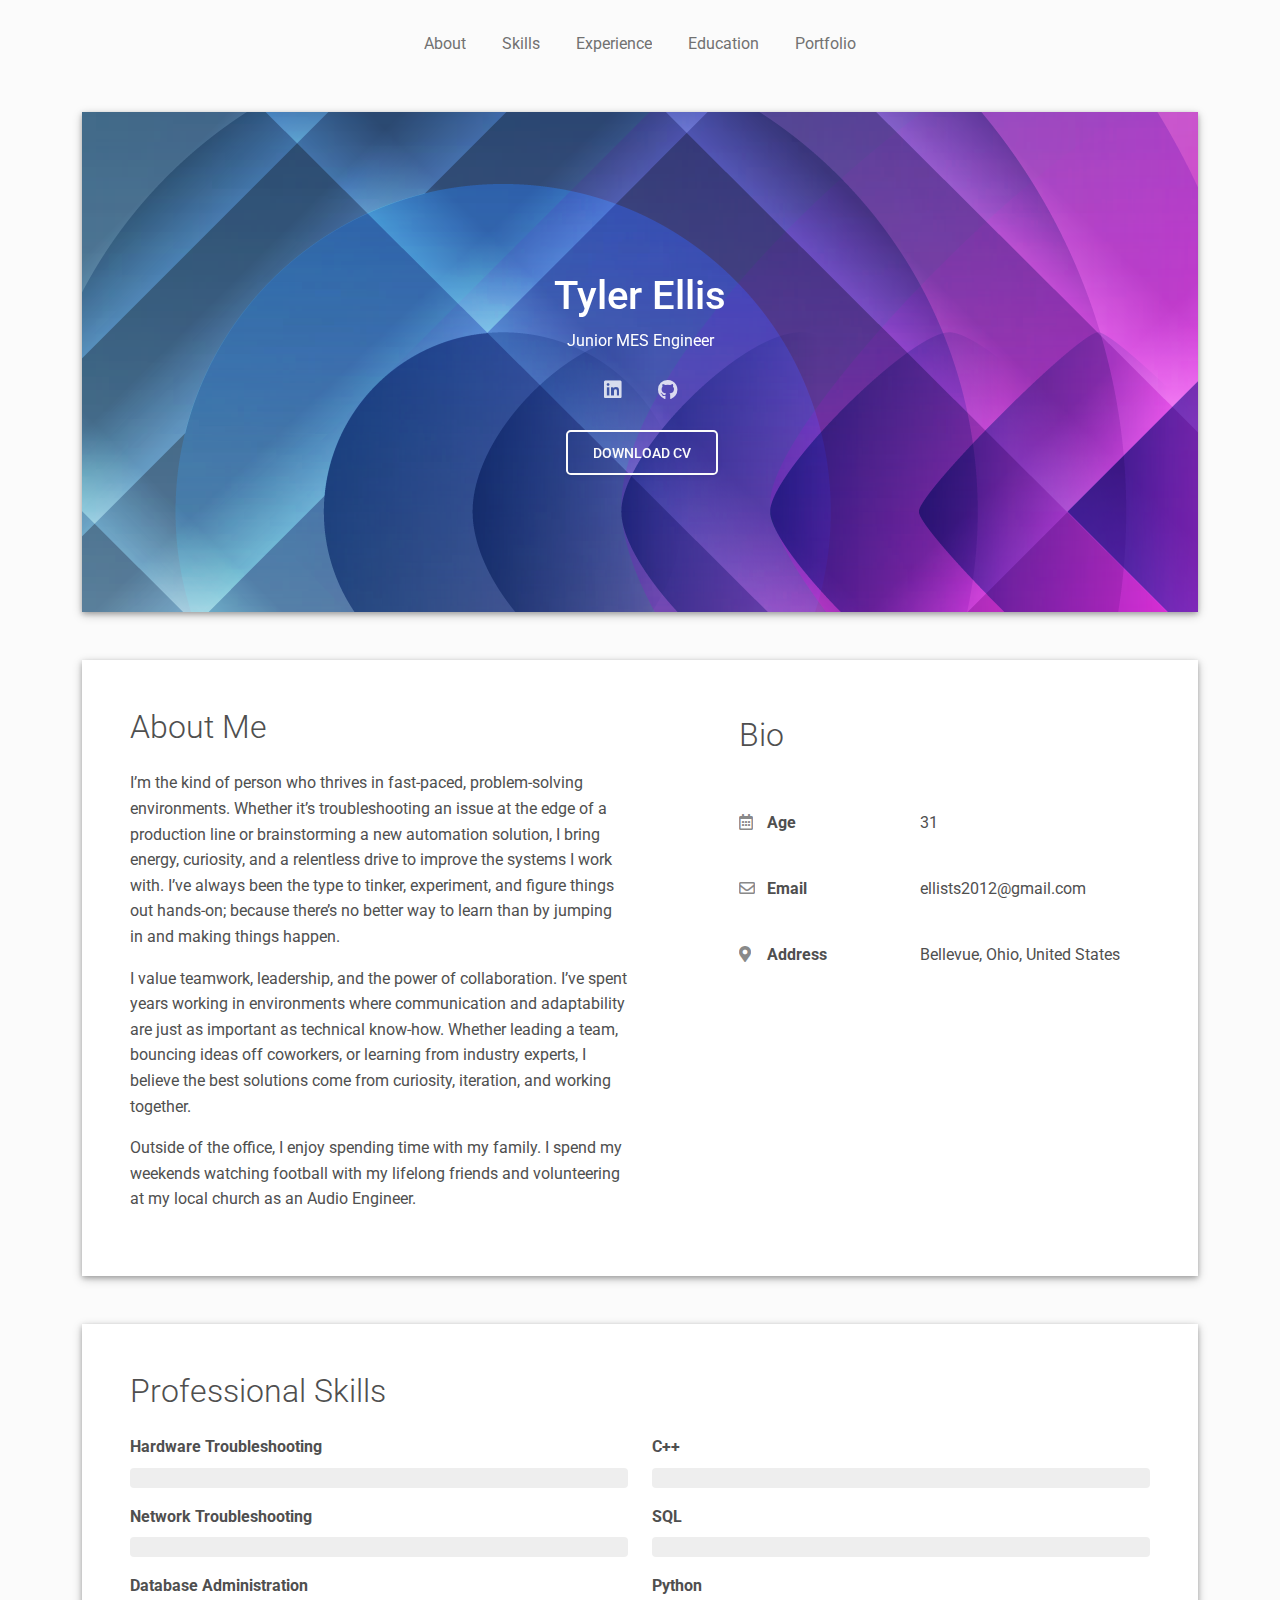
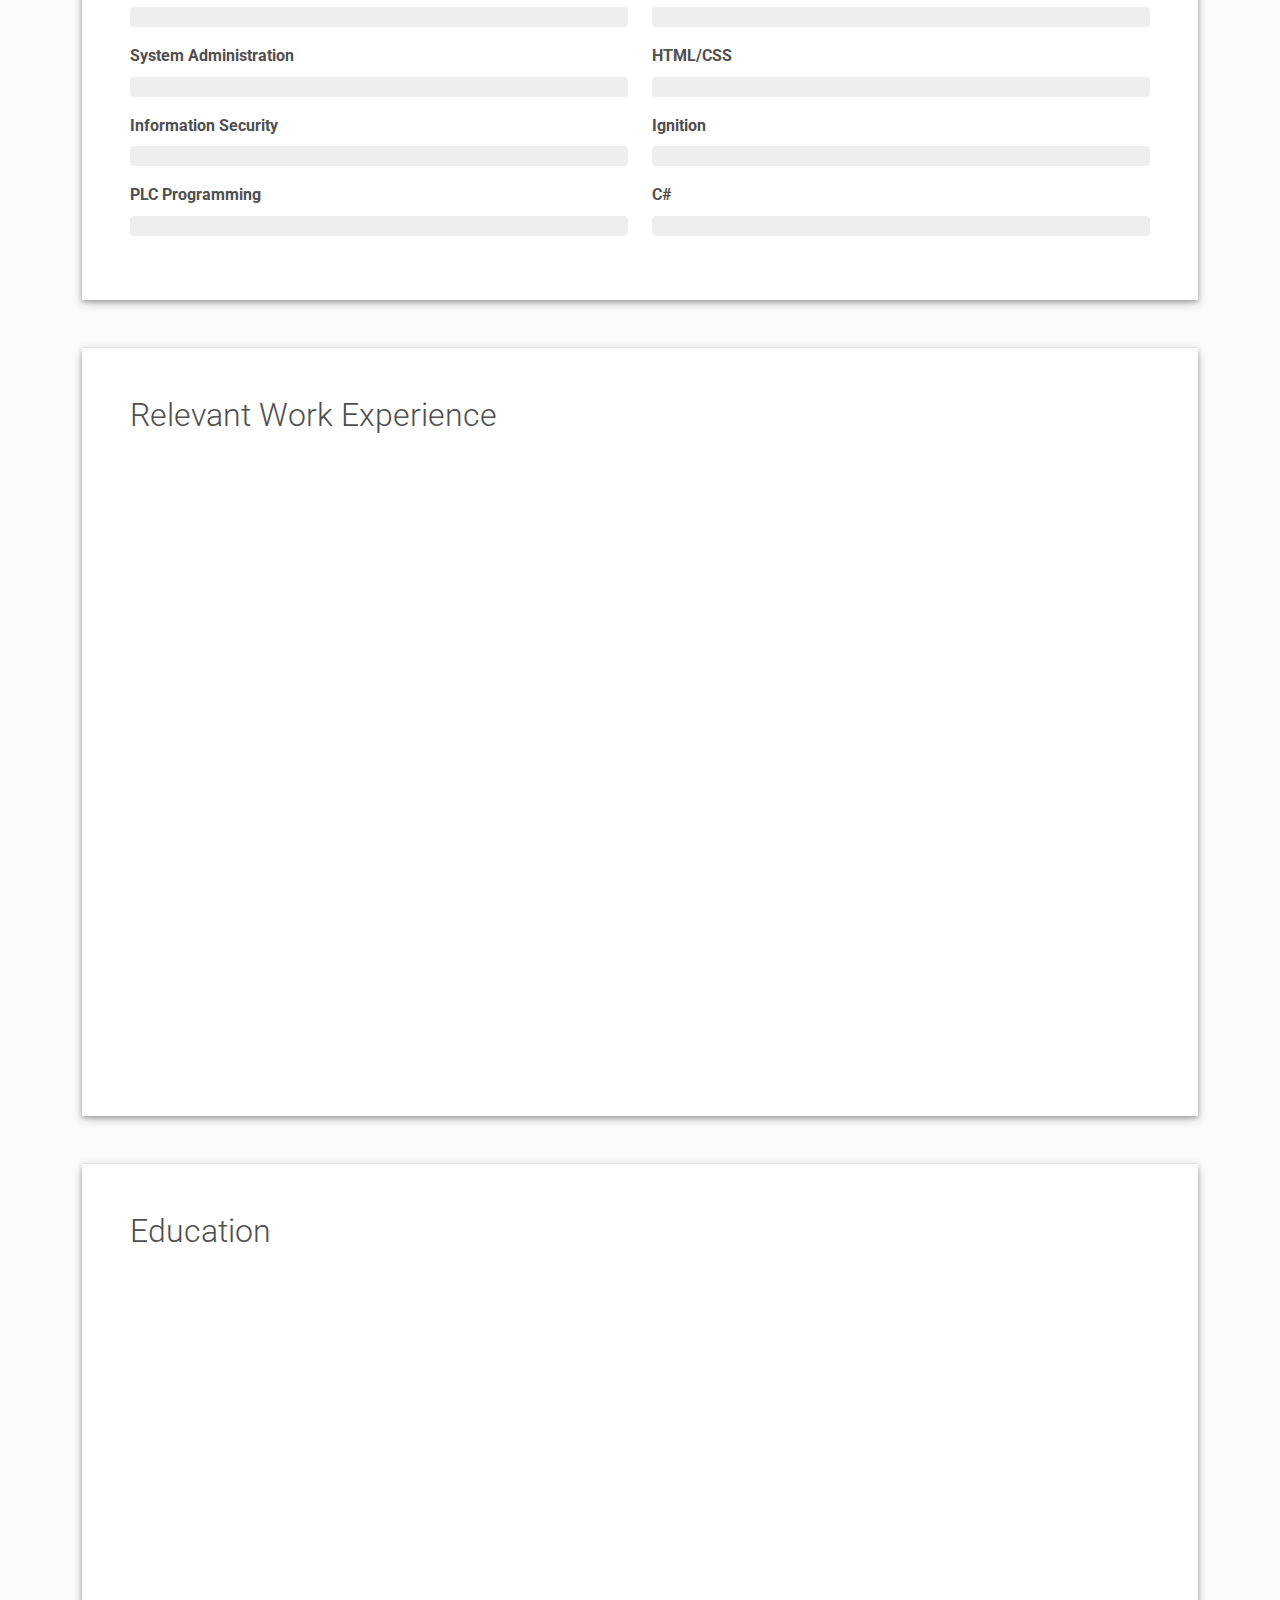
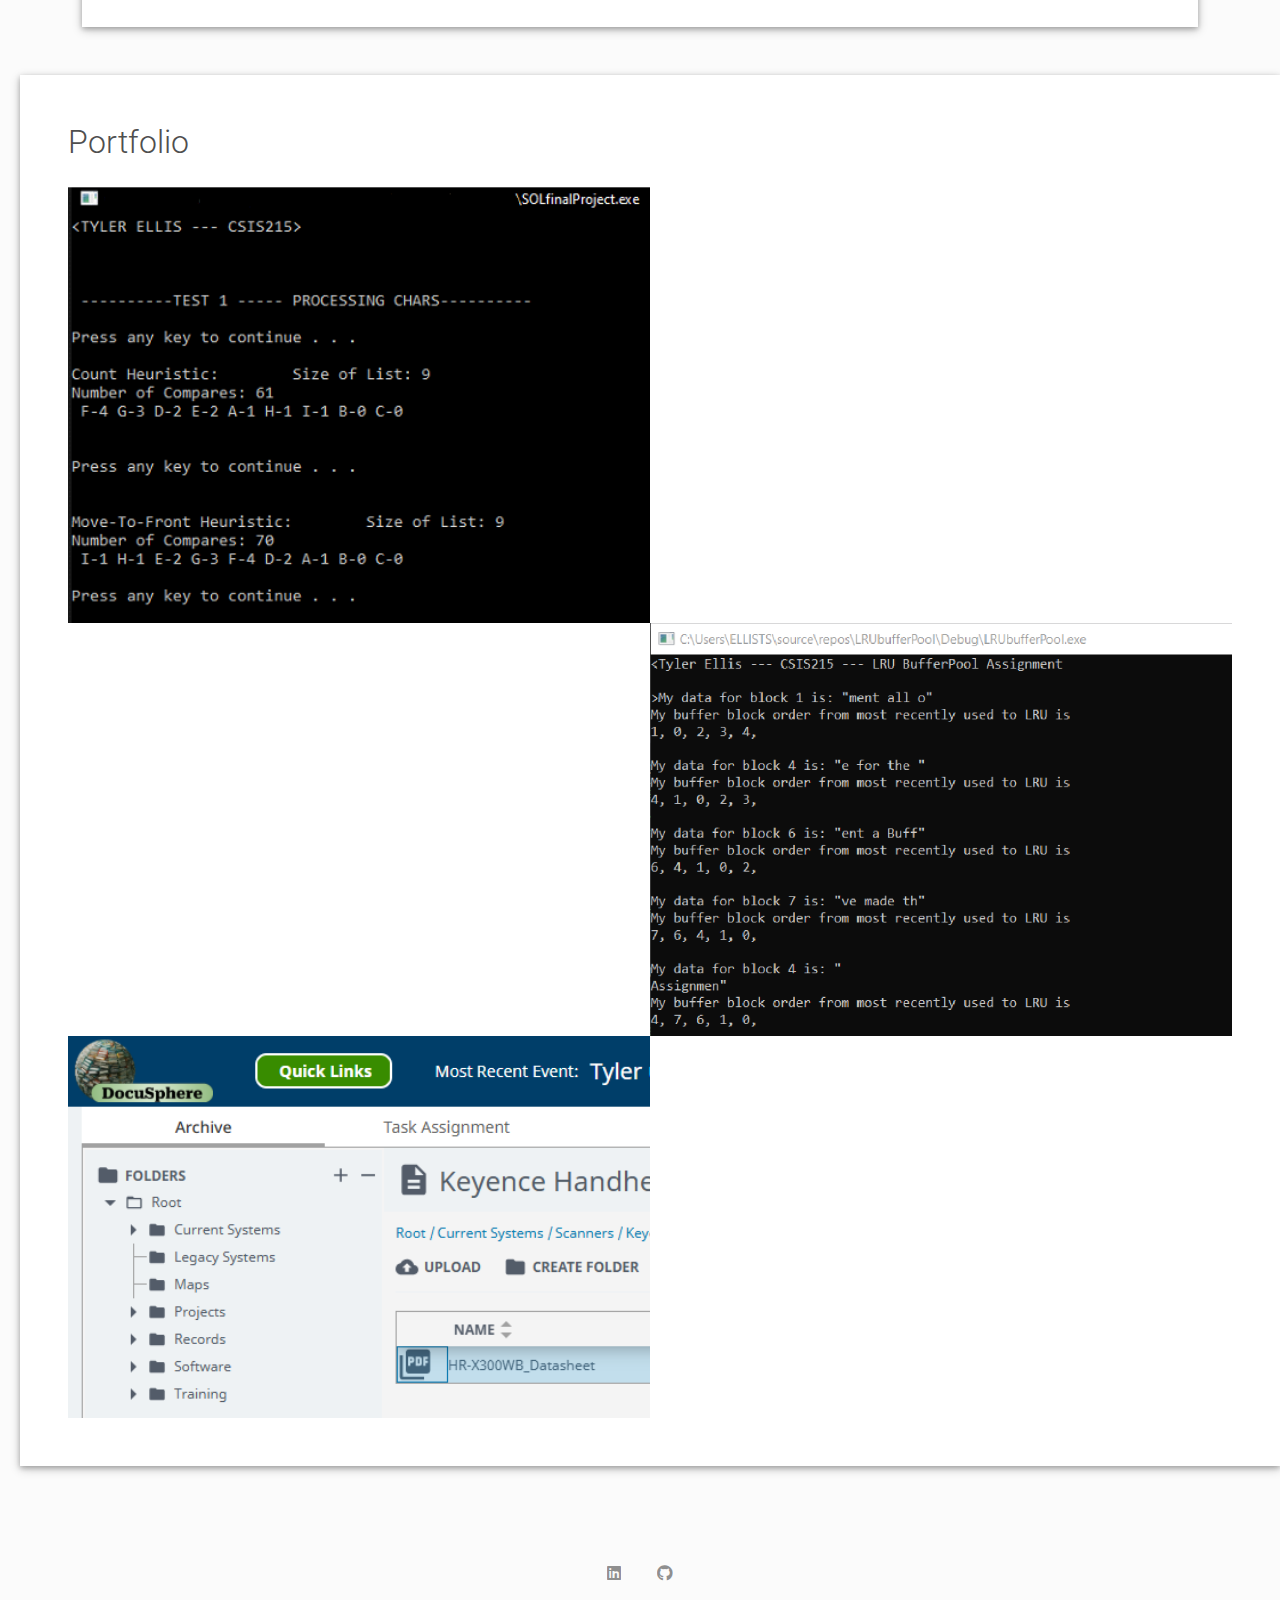
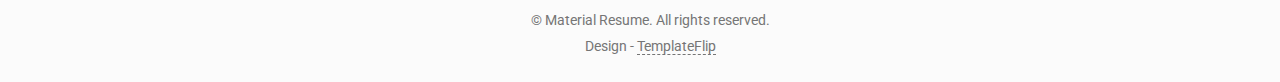
<file: index.html>
<!DOCTYPE html>
<html lang="en-US">
  <head>
    <meta charset="UTF-8">
    <meta http-equiv="X-UA-Compatible" content="IE=edge">
    <meta name="viewport" content="width=device-width, initial-scale=1">
    <title>Tyler Ellis Resume</title>
    <link rel="preconnect" href="https://fonts.gstatic.com" crossorigin="crossorigin"/>
    <link rel="preload" as="style" href="https://fonts.googleapis.com/css2?family=Poppins:wght@600&amp;family=Roboto:wght@300;400;500;700&amp;display=swap"/>
    <link rel="stylesheet" href="https://fonts.googleapis.com/css2?family=Poppins:wght@600&amp;family=Roboto:wght@300;400;500;700&amp;display=swap" media="print" onload="this.media='all'"/>
    <noscript>
      <link rel="stylesheet" href="https://fonts.googleapis.com/css2?family=Poppins:wght@600&amp;family=Roboto:wght@300;400;500;700&amp;display=swap"/>
    </noscript>
    <link href="css/font-awesome/css/all.min.css?ver=1.2.1" rel="stylesheet">
    <link href="css/mdb.min.css?ver=1.2.1" rel="stylesheet">
    <link href="css/aos.css?ver=1.2.1" rel="stylesheet">
    <link href="css/main.css?ver=1.2.1" rel="stylesheet">
    <noscript>
      <style type="text/css">
        [data-aos] {
            opacity: 1 !important;
            transform: translate(0) scale(1) !important;
        }
      </style>
    </noscript>
  </head>
  <body class="bg-light" id="top">
    <header class="d-print-none">
      <div class="container text-center text-lg-left">
        <div class="pt-4 clearfix">
          <div class="site-nav"> 
            <nav role="navigation">
              <ul class="nav justify-content-center">
                <li class="nav-item"><a class="nav-link" href="#about" title="About"><span class="menu-title">About</span></a>
                </li>
                <li class="nav-item"><a class="nav-link" href="#skills" title="Skills"><span class="menu-title">Skills</span></a>
                </li>
                <li class="nav-item"><a class="nav-link" href="#experience" title="Experience"><span class="menu-title">Experience</span></a>
                </li>
                <li class="nav-item"><a class="nav-link" href="#education" title="Education"><span class="menu-title">Education</span></a>
                </li>
                <li class="nav-item"><a class="nav-link" href="#portfolio" title="Portfolio"><span class="menu-title">Portfolio</span></a>
                </li>
                <!--li class="nav-item"><a class="nav-link" href="#references" title="References"><span class="menu-title">References</span></a>
                </li>
                <li class="nav-item"><a class="nav-link" href="#contact" title="Contact"><span class="menu-title">Contact</span></a>-->
                </li>
              </ul>
            </nav>
          </div>
        </div>
      </div>
    </header>
    <div class="page-content">
      <div class="container">
<div class="resume-container">
  <div class="shadow-1-strong bg-white my-5" id="intro">
    <div class="bg-info text-white">
      <div class="cover bg-image"><img src="images/header-background.jpg"/>
        <div class="mask" style="background-color: rgba(0, 0, 0, 0);;">
          <div class="text-center p-5">
            <div class="header-bio mt-3">
              <div data-aos="zoom-in" data-aos-delay="0">
                <h2 class="h1"><br><br>Tyler Ellis</h2>
                <p>Junior MES Engineer</p>
              </div>
              <div class="header-social mb-3 d-print-none" data-aos="zoom-in" data-aos-delay="200">
                <nav role="navigation">
                  <ul class="nav justify-content-center">
                    <li class="nav-item"><a class="nav-link" href="https://www.linkedin.com/in/tyler-ellis-a3639b148/" title="LinkedIn"><i class="fab fa-linkedin"></i><span class="menu-title sr-only">LinkedIn</span></a>
                    </li>
                    <li class="nav-item"><a class="nav-link" href="https://github.com/ellists" title="Github"><i class="fab fa-github"></i><span class="menu-title sr-only">Github</span></a>
                    </li>
                  </ul>
                </nav>
              </div>
              <div class="d-print-none"><a class="btn btn-outline-light btn-lg shadow-sm mt-1 me-3" href="resume.pdf" target="_blank" data-aos="fade-up" data-aos-delay="700">Download CV</a></div>
            </div>
          </div>
        </div>
      </div>
    </div>
  </div>
  <div class="shadow-1-strong bg-white my-5 p-5" id="about">
    <div class="about-section">
      <div class="row">
        <div class="col-md-6">
          <h2 class="h2 fw-light mb-4">About Me</h2>
          <p>I’m the kind of person who thrives in fast-paced, problem-solving environments. Whether it’s troubleshooting an issue at the edge of a production line or brainstorming a new automation solution, I bring energy, curiosity, and a relentless drive to improve the systems I work with. I’ve always been the type to tinker, experiment, and figure things out hands-on; because there’s no better way to learn than by jumping in and making things happen.</p>
          <p>I value teamwork, leadership, and the power of collaboration. I’ve spent years working in environments where communication and adaptability are just as important as technical know-how. Whether leading a team, bouncing ideas off coworkers, or learning from industry experts, I believe the best solutions come from curiosity, iteration, and working together.</p>
          <p>Outside of the office, I enjoy spending time with my family. I spend my weekends watching football with my lifelong friends and volunteering at my local church as an Audio Engineer.</p>
        </div>
        <div class="col-md-5 offset-lg-1">
          <div class="row mt-2">
            <h2 class="h2 fw-light mb-4">Bio</h2>
            <p></p>
            <p></p>
            <div class="col-sm-5">
              <div class="pb-2 fw-bolder"><i class="far fa-calendar-alt pe-2 text-muted" style="width:24px;opacity:0.85;"></i> Age</div>
            </div>
            <div class="col-sm-7">
              <div class="pb-2">31</div>
            </div>
            <p></p>
            <p></p>
            <div class="col-sm-5">
              <div class="pb-2 fw-bolder"><i class="far fa-envelope pe-2 text-muted" style="width:24px;opacity:0.85;"></i> Email</div>
            </div>
            <div class="col-sm-7">
              <div class="pb-2">ellists2012@gmail.com</div>
            </div>
            <p></p>
            <div class="col-sm-5">
            </div>
            <div class="col-sm-7">
            </div>
            <p></p>
            <div class="col-sm-5">
              <div class="pb-2 fw-bolder"><i class="fas fa-map-marker-alt pe-2 text-muted" style="width:24px;opacity:0.85;"></i> Address</div>
            </div>
            <div class="col-sm-7">
              <div class="pb-2">Bellevue, Ohio, United States</div>
            </div>
          </div>
        </div>
      </div>
    </div>
  </div>
  <div class="shadow-1-strong bg-white my-5 p-5" id="skills">
    <div class="skills-section">
      <h2 class="h2 fw-light mb-4">Professional Skills</h2>
      <div class="row">
        <div class="col-md-6">
          <div class="mb-3"><span class="fw-bolder">Hardware Troubleshooting</span>
            <div class="progress my-2 rounded" style="height: 20px">
              <div class="progress-bar bg-info" role="progressbar" data-aos="zoom-in-right" data-aos-delay="100" data-aos-anchor=".skills-section" style="width: 95%;" aria-valuenow="95" aria-valuemin="0" aria-valuemax="100">7 years</div>
            </div>
          </div>
          <div class="mb-3"><span class="fw-bolder">Network Troubleshooting</span>
            <div class="progress my-2 rounded" style="height: 20px">
              <div class="progress-bar bg-info" role="progressbar" data-aos="zoom-in-right" data-aos-delay="200" data-aos-anchor=".skills-section" style="width: 85%" aria-valuenow="85" aria-valuemin="0" aria-valuemax="100">5 years</div>
            </div>
          </div>
          <div class="mb-3"><span class="fw-bolder">Database Administration</span>
            <div class="progress my-2 rounded" style="height: 20px">
              <div class="progress-bar bg-info" role="progressbar" data-aos="zoom-in-right" data-aos-delay="300" data-aos-anchor=".skills-section" style="width: 85%" aria-valuenow="75" aria-valuemin="0" aria-valuemax="100">5 years</div>
            </div>
          </div>
          <div class="mb-3"><span class="fw-bolder">System Administration</span>
            <div class="progress my-2 rounded" style="height: 20px">
              <div class="progress-bar bg-info" role="progressbar" data-aos="zoom-in-right" data-aos-delay="300" data-aos-anchor=".skills-section" style="width: 75%" aria-valuenow="75" aria-valuemin="0" aria-valuemax="100">4 years</div>
            </div>
          </div>
          <div class="mb-3"><span class="fw-bolder">Information Security</span>
            <div class="progress my-2 rounded" style="height: 20px">
              <div class="progress-bar bg-info" role="progressbar" data-aos="zoom-in-right" data-aos-delay="300" data-aos-anchor=".skills-section" style="width: 75%" aria-valuenow="75" aria-valuemin="0" aria-valuemax="100">4 years</div>
            </div>
          </div>
          <div class="mb-3"><span class="fw-bolder">PLC Programming</span>
            <div class="progress my-2 rounded" style="height: 20px">
              <div class="progress-bar bg-info" role="progressbar" data-aos="zoom-in-right" data-aos-delay="300" data-aos-anchor=".skills-section" style="width: 55%" aria-valuenow="75" aria-valuemin="0" aria-valuemax="100">3 years</div>
            </div>
          </div>
        </div>
        <div class="col-md-6">
          <div class="mb-3"><span class="fw-bolder">C++</span>
            <div class="progress my-2 rounded" style="height: 20px">
              <div class="progress-bar bg-secondary" role="progressbar" data-aos="zoom-in-right" data-aos-delay="400" data-aos-anchor=".skills-section" style="width: 75%" aria-valuenow="95" aria-valuemin="0" aria-valuemax="100">4 years</div>
            </div>
          </div>
          <div class="mb-3"><span class="fw-bolder">SQL</span>
            <div class="progress my-2 rounded" style="height: 20px">
              <div class="progress-bar bg-secondary" role="progressbar" data-aos="zoom-in-right" data-aos-delay="400" data-aos-anchor=".skills-section" style="width: 75%" aria-valuenow="90" aria-valuemin="0" aria-valuemax="100">4 years</div>
            </div>
          </div>
          <div class="mb-3"><span class="fw-bolder">Python</span>
            <div class="progress my-2 rounded" style="height: 20px">
              <div class="progress-bar bg-secondary" role="progressbar" data-aos="zoom-in-right" data-aos-delay="500" data-aos-anchor=".skills-section" style="width: 60%" aria-valuenow="85" aria-valuemin="0" aria-valuemax="100">3 years</div>
            </div>
          </div>
          <div class="mb-3"><span class="fw-bolder">HTML/CSS</span>
            <div class="progress my-2 rounded" style="height: 20px">
              <div class="progress-bar bg-secondary" role="progressbar" data-aos="zoom-in-right" data-aos-delay="600" data-aos-anchor=".skills-section" style="width: 60%" aria-valuenow="75" aria-valuemin="0" aria-valuemax="100">3 years</div>
            </div>
          </div>
          <div class="mb-3"><span class="fw-bolder">Ignition</span>
            <div class="progress my-2 rounded" style="height: 20px">
              <div class="progress-bar bg-secondary" role="progressbar" data-aos="zoom-in-right" data-aos-delay="600" data-aos-anchor=".skills-section" style="width: 55%" aria-valuenow="75" aria-valuemin="0" aria-valuemax="100">3 years</div>
            </div>
          </div>
          <div class="mb-3"><span class="fw-bolder">C#</span>
            <div class="progress my-2 rounded" style="height: 20px">
              <div class="progress-bar bg-secondary" role="progressbar" data-aos="zoom-in-right" data-aos-delay="600" data-aos-anchor=".skills-section" style="width: 30%" aria-valuenow="75" aria-valuemin="0" aria-valuemax="100">2 years</div>
            </div>
          </div>
        </div>
      </div>
    </div>
  </div>
  <div class="shadow-1-strong bg-white my-5 p-5" id="experience">
    <div class="work-experience-section">
      <h2 class="h2 fw-light mb-4">Relevant Work Experience</h2>
      <div class="timeline">
        <div class="timeline-card timeline-card-info" data-aos="fade-in" data-aos-delay="0">
          <div class="timeline-head px-4 pt-3">
            <div class="h5">Junior Manfacturing Execution Systems (MES) Engineer <span class="text-muted h6">at Whirlpool Corporation</span></div>
          </div>
          <div class="timeline-body px-4 pb-4">
            <div class="text-muted text-small mb-3">August 2021 - Present</div>
            <div>
              <ul>
                <li>Develop and support applications created in the Ignition Designer IDE</li>
                <li>Troubleshoot logic within Allen Bradley PLC software, making modifications when necessary.</li>
                <li>Setup, install, troubleshoot, and repair industrial computers, barcode scanners (hand-held and fixed), industrial printers,
                    touchscreen displays, Cisco switches, UPS units, and other miscellaneous equipment within the manufacturing environment.</li>
                <li>Basic network troubleshooting using Windows Command Prompt, as well as peripheral applications such as Wireshark.</li>
                <li>Perform routine maintenance on industrial Computers and Servers.</li>
                <li>Create detailed documentation via Standard Operating Procedure (SOP) and Unified Modeling Language (UML) diagrams

                <li>Manage a virtual server environment based in VMware by creating backups for systems, as well as restoring images to systems.</li>
              </ul>
            </div>
           </div>
        </div>
        <div class="timeline-card timeline-card-info" data-aos="fade-in" data-aos-delay="200">
          <div class="timeline-head px-4 pt-3">
            <div class="h5">Assembly Team Leader <span class="text-muted h6">at Whirlpool Corporation</span></div>
          </div>
          <div class="timeline-body px-4 pb-4">
            <div class="text-muted text-small mb-3">November 2016 - August 2021</div>
            <div>
              <ul>
              <li>Showed strong time management skills by working over 40 hours per week while attending class part-time.</li>
              <li>Applied World-Class Manufacturing (WCM) Methodologies to improve efficiency and reduce costs.</li>
              <li>Created defined standards through use of Standard Operating Procedures (SOP) diagrams.</li>
              <li>Assisted other leaders with Lodestar, an Ignition-based application used to track production downtime.</li>
              <li>Led several project teams utilizing Kaizen method.</li>
              <li>Track organizational metrics and compare to company goals using KPIs, making adjustments as needed.</li>
              </ul>
            </div>
          </div>
        </div>
        </div>
      </div>
    </div>
  </div>
  <div class="shadow-1-strong bg-white my-5 p-5" id="education">
    <div class="education-section">
      <h2 class="h2 fw-light mb-4">Education</h2>
      <div class="timeline">
        <div class="timeline-card timeline-card-success" data-aos="fade-in" data-aos-delay="0">
          <div class="timeline-head px-4 pt-3">
            <div class="h5">Bachelor of Science: Computer Science & Cybersecurity<span class="text-muted h6">   from Liberty University</span>          </div>
          </div>
            <div class="timeline-body px-4 pb-4">
              <div class="text-muted text-small mb-3">May 2025</div>
              <div><strong>GPA:</strong> 3.87 (Summa Cum Laude)<br><br>
                <strong>Clubs:</strong> <ul>
                  <li>The National Society of Collegiate Scholars</li>
                  <li>Omega Nu Lambda National Honor Society</li>
                  <li>National Society of Leadership and Success</li>
                  <li>Sigma Beta Delta</li></ul>
              </div>
          </div>
        </div>
        </div>
      </div>
    </div>
  </div>
  <div class="shadow-1-strong bg-white my-5 p-5 d-print-none" id="portfolio">
    <div class="portfolio-section">
      <h2 class="h2 fw-light mb-4">Portfolio</h2>
      <div class="row g-0">
        <div class="col-md-6"><a href="tyler-ellis.io" target="_blank"><img class="img-fluid" src="images/SOLicon.png" width="800" height="500"/></a></div>
        <div class="col-md-6 d-flex align-items-center" data-aos="fade-left" data-aos-delay="100">
          <div class="m-4 mt-md-2">
            <p class="text-teal text-small">C++</p>
            <h3>Self-Organizing Lists</h3>
            <p class="text-muted">Designed a console-based application that uses the three self-organizing list heiristics of count, move to front, and transpose. This application works with both string and character input and tracks the number of compares as each item in the list is accessed. <br> <a href="https://github.com/ellists/algorithmsSOL" target="_blank">View the complete project here</a></p>
          </div>
        </div>
      </div>
      <div class="row g-0 portfolio-reverse">
        <div class="col-md-6 d-flex align-items-center" data-aos="fade-right" data-aos-delay="100">
          <div class="m-4 mt-md-2 text-end">
            <p class="text-teal text-small">C++</p>
            <h3>Least-Recently-Used Bufferpool</h3>
            <p class="text-muted">Implemented and demonstrated a disk-based buffer pool class based on the LRU buffer pool replacement strategy. Disk blocks are numbered consecutively from the beginning of the file with the first block numbered as 0; assuming that blocks are 4096 bytes in size. <br> <a href="https://github.com/ellists/algorithmsLRU" target="_blank">View the complete project here</a> </p>
          </div>
        </div>
        <div class="col-md-6"><a href="https://www.behance.net/" target="_blank"><img class="img-fluid" src="images/LRUicon.png" width="800" height="500"/></a></div>
      </div>
      <div class="row g-0">
        <div class="col-md-6"><a href="https://dribbble.com/" target="_blank"><img class="img-fluid" src="images/DOCicon.png" width="800" height="500"/></a></div>
        <div class="col-md-6 d-flex align-items-center" data-aos="fade-left" data-aos-delay="100">
          <div class="m-4 mt-md-2">
            <p class="text-teal text-small">SQL / Python / Ignition / OPC UA</p>
            <h3>DocuSphere MES Companion</h3>
            <p class="text-muted">An Ignition-based document management system that integrates real-time equipment status, secure document handling, and a modular tab interface to streamline operations across the production floor. Designed with performance and security in mind, it abstracts sensitive logic while delivering a user-friendly experience. <br> <a href="https://github.com/ellists/mesdochub" target="_blank">View the complete project here</a></p>
          </div>
        </div>
      </div>
    </div>
  </div>
  <!--<div class="shadow-1-strong bg-white my-5 p-5" id="references">
    <div class="reference-section">
      <h2 class="h2 fw-light mb-4">References</h2>
      <div class="row"> 
        <div class="col-md-6">
          <div class="d-flex mb-2">
            <div class="avatar"><img src="images/reference-image-1.jpg" width="60" height="60"/></div>
            <div class="header-bio m-3 mb-0">
              <h3 class="h6 mb-1" data-aos="fade-left" data-aos-delay="0">Aiyana</h3>
              <p class="text-muted text-small" data-aos="fade-left" data-aos-delay="100">CEO / Web Design Company</p>
            </div>
          </div>
          <div class="d-flex"><i class="text-secondary fas fa-quote-left"></i>
            <p class="lead mx-2" data-aos="fade-left" data-aos-delay="100">Walter displays exemplary professionalism and is able to take on challenges. He learns quickly and is an asset to any team.</p>
          </div>
        </div>
        <div class="col-md-6">
          <div class="d-flex mb-2">
            <div class="avatar"><img src="images/reference-image-2.jpg" width="60" height="60"/></div>
            <div class="header-bio m-3 mb-0">
              <h3 class="h6 mb-1" data-aos="fade-left" data-aos-delay="0">Alexander</h3>
              <p class="text-muted text-small" data-aos="fade-left" data-aos-delay="100">Front-end Developer / Web Design Company</p>
            </div>
          </div>
          <div class="d-flex"><i class="text-secondary fas fa-quote-left"></i>
            <p class="lead mx-2" data-aos="fade-left" data-aos-delay="100">Walter is a great co-worker and problem solver. He is quick to extend his helping hand and makes a good team player.</p>
          </div>
        </div>
      </div>
    </div>
  </div> -->

    <!--<div class="shadow-1-strong bg-white my-5 p-5" id="contact">
      <div class="contact-section">
        <h2 class="h2 fw-light text mb-4">Contact</h2>
        <div class="row mb-4">
          <p></p><p></p>
          <div class="col-md-6" data-aos="fade-left" data-aos-delay="200">
            <div class="mt-1">
              <div class="h6"><i class="fas fa-signature pe-2 text-muted" style="width:24px;opacity:0.85;"></i> Tyler Ellis</div>
              <div class="h6"><i class="far fa-envelope pe-2 text-muted" style="width:24px;opacity:0.85;"></i> ellists2012@gmail.com</div>
            </div>
            <div class="mt-5 d-print-none">
              <form action="https://formspree.io/your@email.com"
      method="POST">
      <div class="form-outline mb-4">
        <input type="text" id="name" class="form-control" required/>
        <label class="form-label" for="name">Name</label>
      </div>
      <div class="form-outline mb-4" >
        <input type="email" id="email" class="form-control" required/>
        <label class="form-label" for="email">Email address</label>
      </div>
      <div class="form-outline mb-4">
        <textarea class="form-control" style="resize: none;" id="message" rows="7" required></textarea>
        <label class="form-label" for="message">Message</label>
      </div>
      <button class="btn btn-info btn-block mb-4" type="submit">Send</button>
    </form>
            </div>
          </div>
          <div class="col-md-2 d-print-none" data-aos="zoom-in" data-aos-delay="100"><iframe src="https://www.google.com/maps/embed?pb=!1m18!1m12!1m3!1d114160.91603445962!2d-82.82291967449721!3d41.24525621557769!2m3!1f0!2f0!3f0!3m2!1i1024!2i768!4f13.1!3m3!1m2!1s0x883a3309de4456d1%3A0xbbf76497e11f2256!2sBellevue%2C%20OH%2044811!5e0!3m2!1sen!2sus!4v1672983012945!5m2!1sen!2sus" width="920" height="470" style="border:0;" allowfullscreen="" loading="lazy" referrerpolicy="no-referrer-when-downgrade"></iframe></div>
         </div>
        </div>
      </div>
    </div>
  </div>-->
    </div>
    <footer class="pt-4 pb-4 text-muted text-center d-print-none">
      <div class="container">
        <div class="my-3">
          <div class="footer-nav">
            <nav role="navigation">
              <ul class="nav justify-content-center">
                <li class="nav-item"><a class="nav-link" href="htt[s://www.linkedin.com" title="LinkedIn"><i class="fab fa-linkedin"></i><span class="menu-title sr-only">LinkedIn</span></a>
                </li>
                <li class="nav-item"><a class="nav-link" href="https://github.com/templateflip" title="Github"><i class="fab fa-github"></i><span class="menu-title sr-only">Github</span></a>
                </li>
              </ul>
            </nav>
          </div>
        </div>
        <div class="text-small">
          <div class="mb-1">&copy; Material Resume. All rights reserved.</div>
          <div>Design - <a href="https://templateflip.com/" target="_blank">TemplateFlip</a></div>
        </div>
      </div>
    </footer>
    <script src="scripts/mdb.min.js?ver=1.2.1"></script>
    <script src="scripts/aos.js?ver=1.2.1"></script>
    <script src="scripts/main.js?ver=1.2.1"></script>
  </body>
</html>
</file>
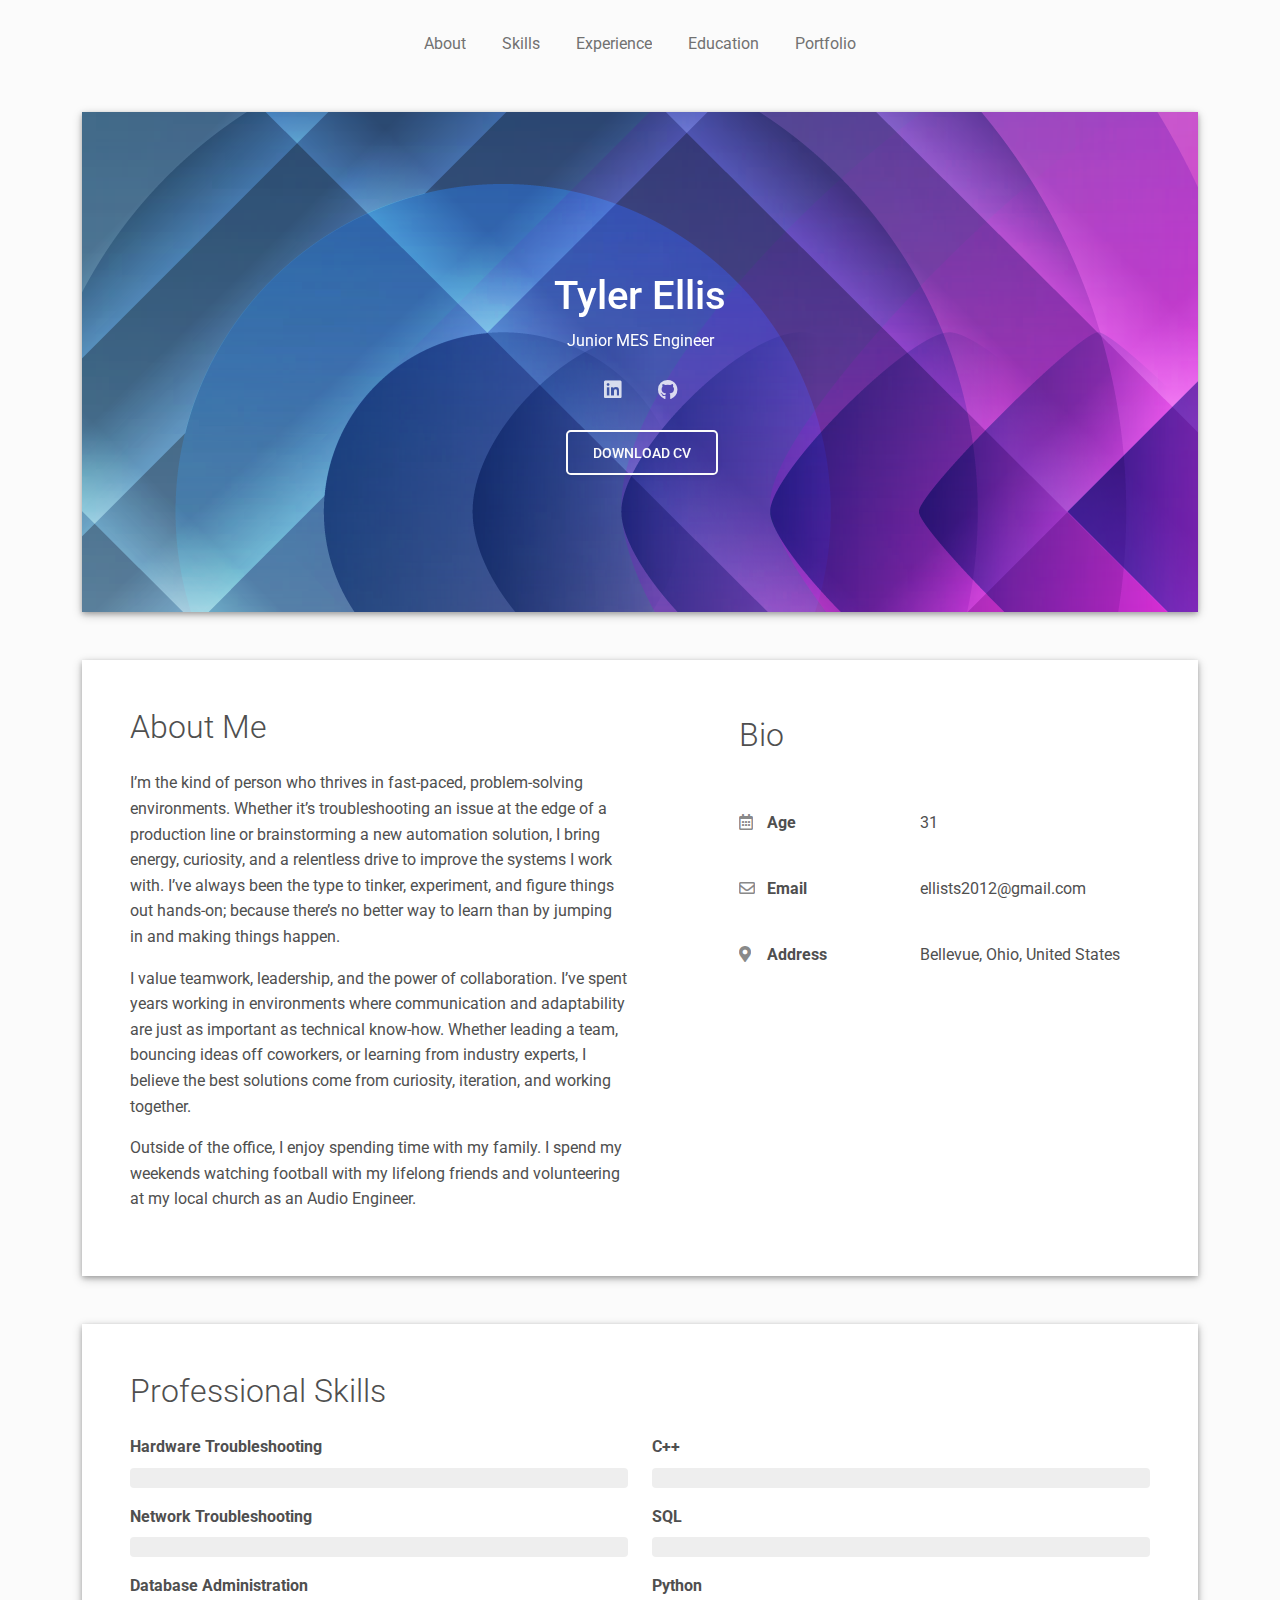
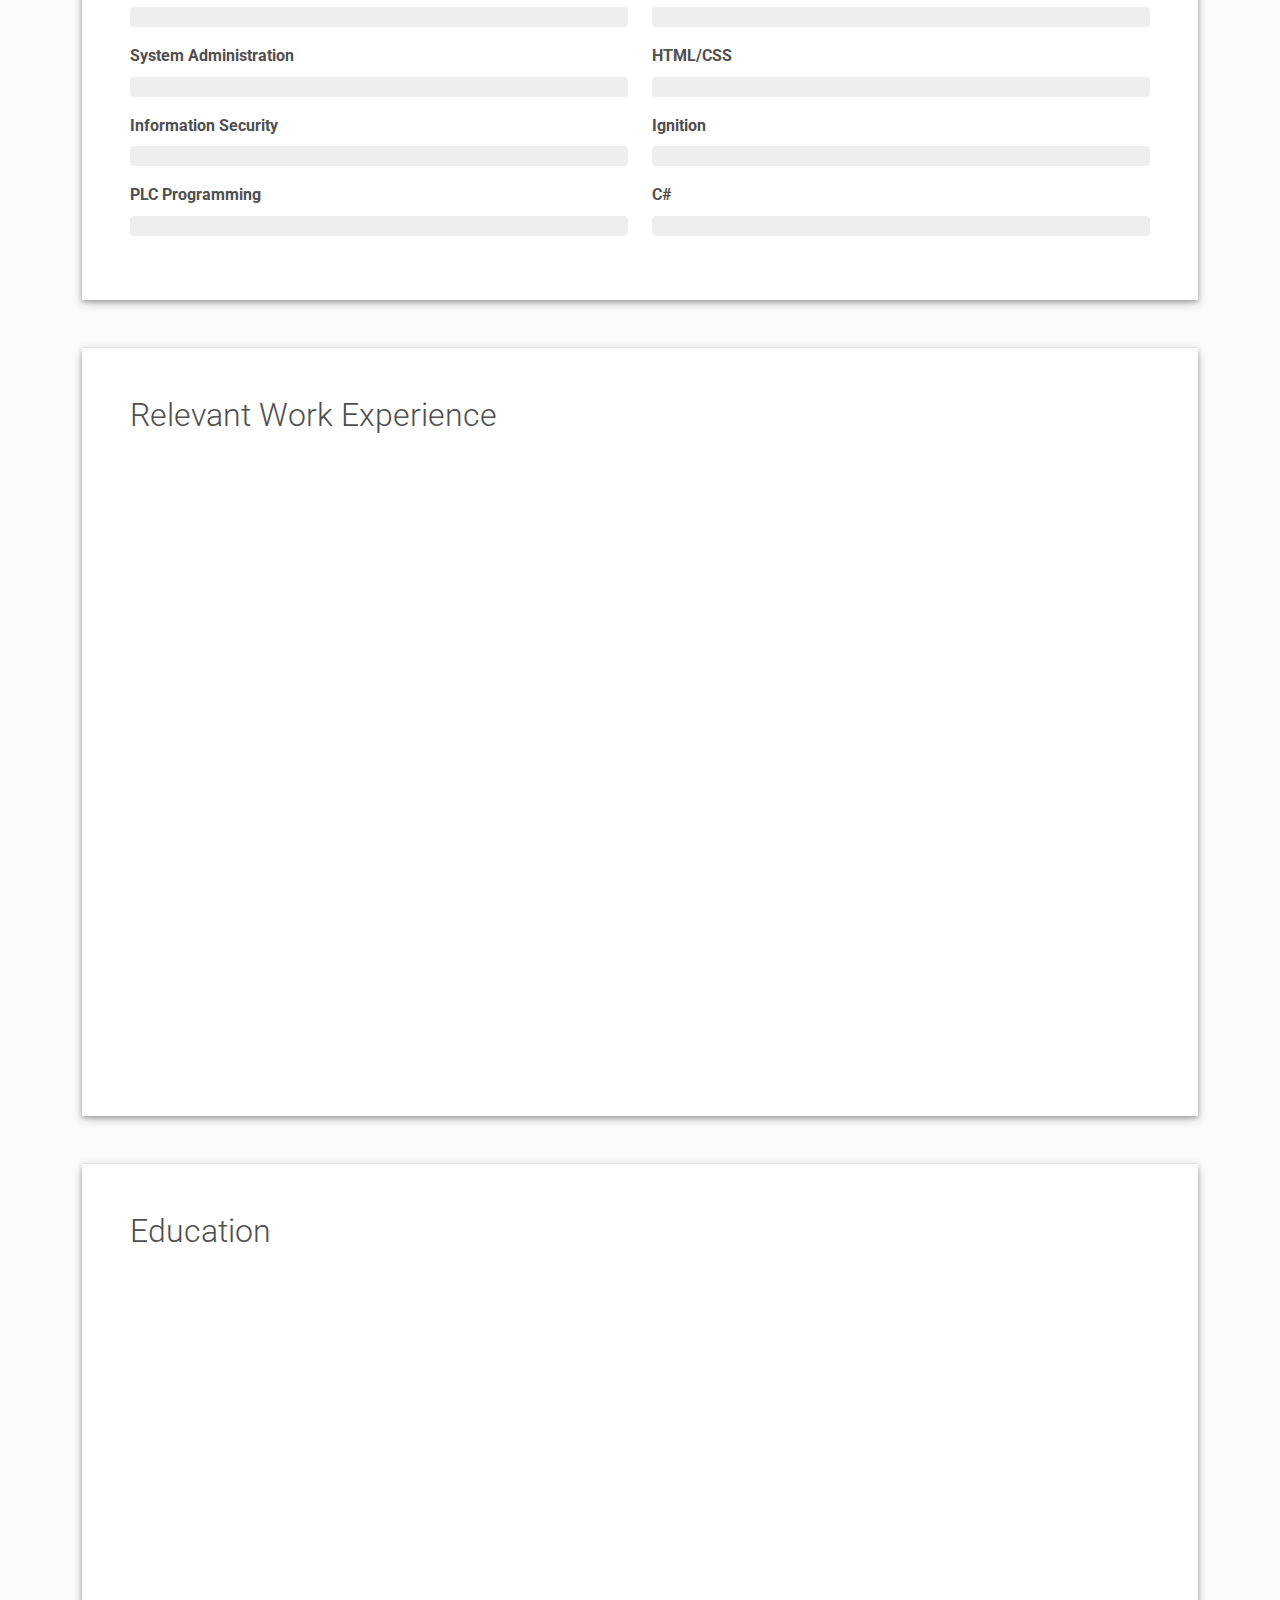
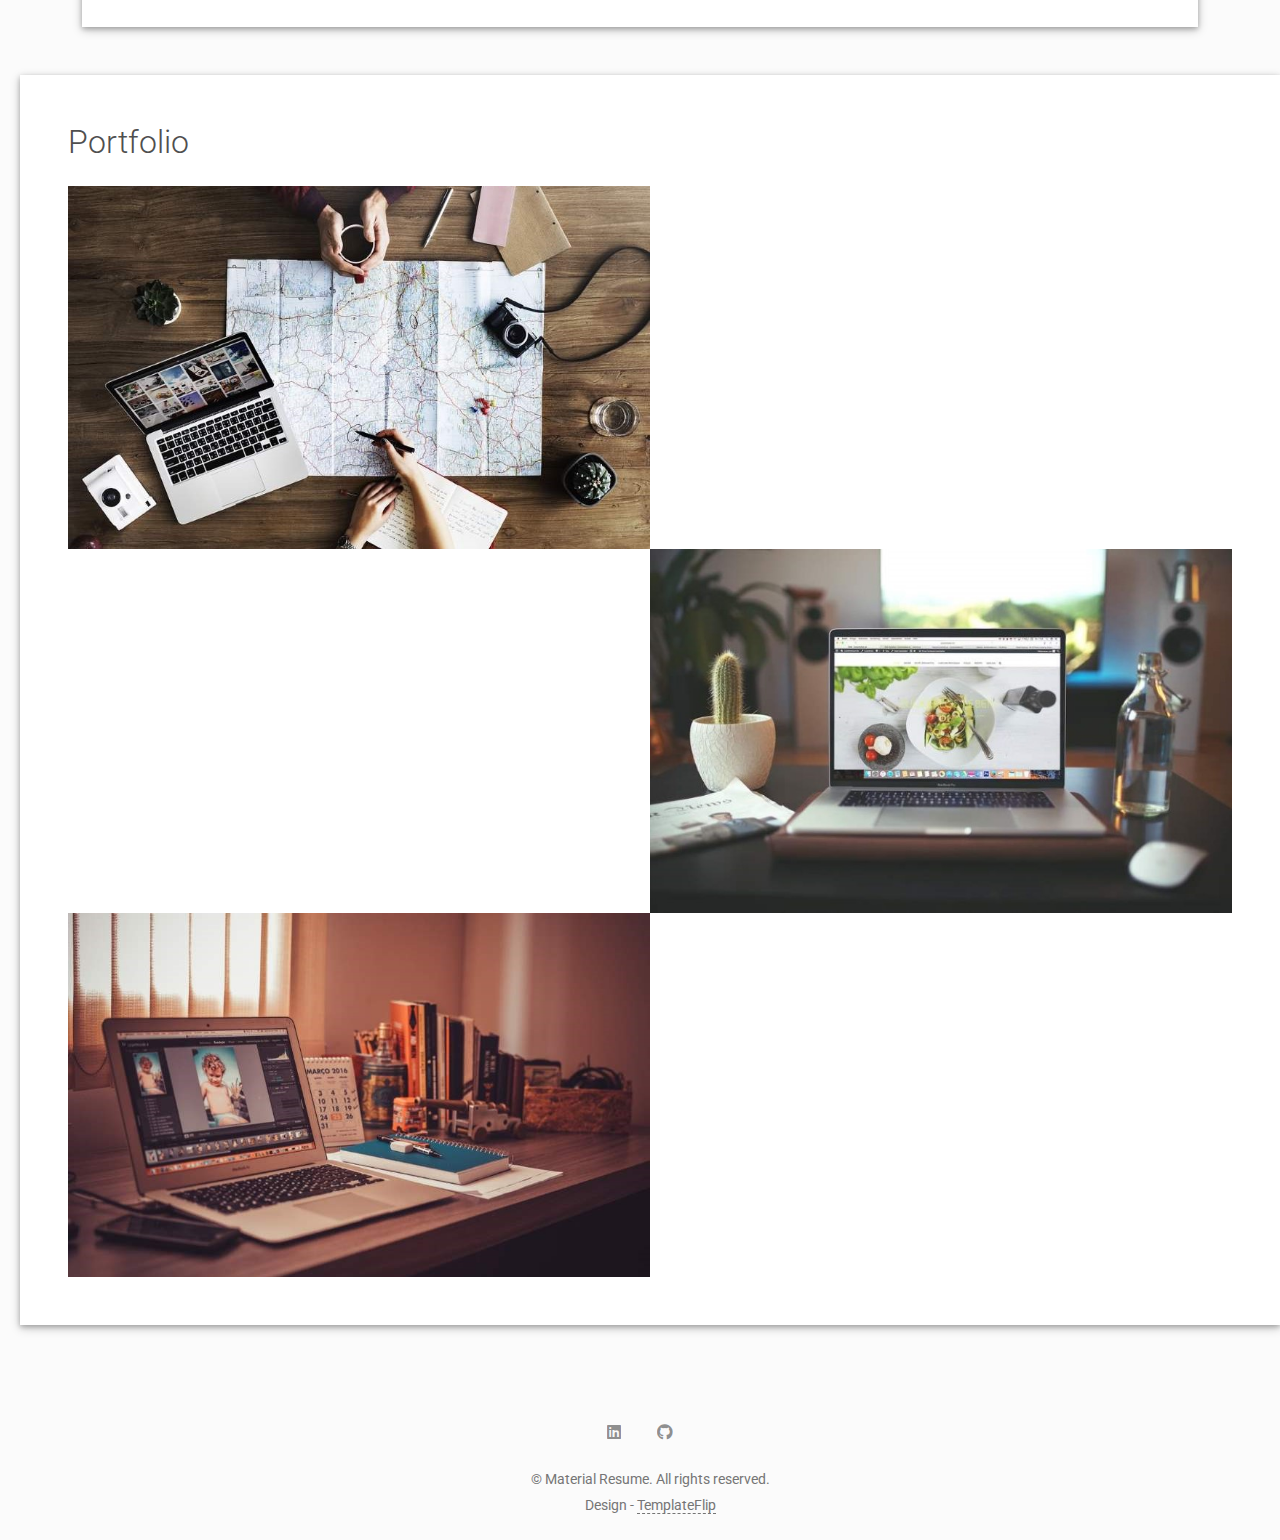
<file: Website/index.html>
<!DOCTYPE html>
<html lang="en-US">
  <head>
    <meta charset="UTF-8">
    <meta http-equiv="X-UA-Compatible" content="IE=edge">
    <meta name="viewport" content="width=device-width, initial-scale=1">
    <title>Material Resume</title>
    <link rel="preconnect" href="https://fonts.gstatic.com" crossorigin="crossorigin"/>
    <link rel="preload" as="style" href="https://fonts.googleapis.com/css2?family=Poppins:wght@600&amp;family=Roboto:wght@300;400;500;700&amp;display=swap"/>
    <link rel="stylesheet" href="https://fonts.googleapis.com/css2?family=Poppins:wght@600&amp;family=Roboto:wght@300;400;500;700&amp;display=swap" media="print" onload="this.media='all'"/>
    <noscript>
      <link rel="stylesheet" href="https://fonts.googleapis.com/css2?family=Poppins:wght@600&amp;family=Roboto:wght@300;400;500;700&amp;display=swap"/>
    </noscript>
    <link href="css/font-awesome/css/all.min.css?ver=1.2.1" rel="stylesheet">
    <link href="css/mdb.min.css?ver=1.2.1" rel="stylesheet">
    <link href="css/aos.css?ver=1.2.1" rel="stylesheet">
    <link href="css/main.css?ver=1.2.1" rel="stylesheet">
    <noscript>
      <style type="text/css">
        [data-aos] {
            opacity: 1 !important;
            transform: translate(0) scale(1) !important;
        }
      </style>
    </noscript>
  </head>
  <body class="bg-light" id="top">
    <header class="d-print-none">
      <div class="container text-center text-lg-left">
        <div class="pt-4 clearfix">
          <div class="site-nav"> 
            <nav role="navigation">
              <ul class="nav justify-content-center">
                <li class="nav-item"><a class="nav-link" href="#about" title="About"><span class="menu-title">About</span></a>
                </li>
                <li class="nav-item"><a class="nav-link" href="#skills" title="Skills"><span class="menu-title">Skills</span></a>
                </li>
                <li class="nav-item"><a class="nav-link" href="#experience" title="Experience"><span class="menu-title">Experience</span></a>
                </li>
                <li class="nav-item"><a class="nav-link" href="#education" title="Education"><span class="menu-title">Education</span></a>
                </li>
                <li class="nav-item"><a class="nav-link" href="#portfolio" title="Portfolio"><span class="menu-title">Portfolio</span></a>
                </li>
                <!--li class="nav-item"><a class="nav-link" href="#references" title="References"><span class="menu-title">References</span></a>
                </li>
                <li class="nav-item"><a class="nav-link" href="#contact" title="Contact"><span class="menu-title">Contact</span></a>-->
                </li>
              </ul>
            </nav>
          </div>
        </div>
      </div>
    </header>
    <div class="page-content">
      <div class="container">
<div class="resume-container">
  <div class="shadow-1-strong bg-white my-5" id="intro">
    <div class="bg-info text-white">
      <div class="cover bg-image"><img src="images/header-background.jpg"/>
        <div class="mask" style="background-color: rgba(0, 0, 0, 0);;">
          <div class="text-center p-5">
            <div class="header-bio mt-3">
              <div data-aos="zoom-in" data-aos-delay="0">
                <h2 class="h1"><br><br>Tyler Ellis</h2>
                <p>Junior MES Engineer</p>
              </div>
              <div class="header-social mb-3 d-print-none" data-aos="zoom-in" data-aos-delay="200">
                <nav role="navigation">
                  <ul class="nav justify-content-center">
                    <li class="nav-item"><a class="nav-link" href="https://www.linkedin.com/in/tyler-ellis-a3639b148/" title="LinkedIn"><i class="fab fa-linkedin"></i><span class="menu-title sr-only">LinkedIn</span></a>
                    </li>
                    <li class="nav-item"><a class="nav-link" href="https://github.com/ellists" title="Github"><i class="fab fa-github"></i><span class="menu-title sr-only">Github</span></a>
                    </li>
                  </ul>
                </nav>
              </div>
              <div class="d-print-none"><a class="btn btn-outline-light btn-lg shadow-sm mt-1 me-3" href="resume.pdf" data-aos="fade-up" data-aos-delay="700">Download CV</a></div>
            </div>
          </div>
        </div>
      </div>
    </div>
  </div>
  <div class="shadow-1-strong bg-white my-5 p-5" id="about">
    <div class="about-section">
      <div class="row">
        <div class="col-md-6">
          <h2 class="h2 fw-light mb-4">About Me</h2>
          <p>I’m the kind of person who thrives in fast-paced, problem-solving environments. Whether it’s troubleshooting an issue at the edge of a production line or brainstorming a new automation solution, I bring energy, curiosity, and a relentless drive to improve the systems I work with. I’ve always been the type to tinker, experiment, and figure things out hands-on; because there’s no better way to learn than by jumping in and making things happen.</p>
          <p>I value teamwork, leadership, and the power of collaboration. I’ve spent years working in environments where communication and adaptability are just as important as technical know-how. Whether leading a team, bouncing ideas off coworkers, or learning from industry experts, I believe the best solutions come from curiosity, iteration, and working together.</p>
          <p>Outside of the office, I enjoy spending time with my family. I spend my weekends watching football with my lifelong friends and volunteering at my local church as an Audio Engineer.</p>
        </div>
        <div class="col-md-5 offset-lg-1">
          <div class="row mt-2">
            <h2 class="h2 fw-light mb-4">Bio</h2>
            <p></p>
            <p></p>
            <div class="col-sm-5">
              <div class="pb-2 fw-bolder"><i class="far fa-calendar-alt pe-2 text-muted" style="width:24px;opacity:0.85;"></i> Age</div>
            </div>
            <div class="col-sm-7">
              <div class="pb-2">31</div>
            </div>
            <p></p>
            <p></p>
            <div class="col-sm-5">
              <div class="pb-2 fw-bolder"><i class="far fa-envelope pe-2 text-muted" style="width:24px;opacity:0.85;"></i> Email</div>
            </div>
            <div class="col-sm-7">
              <div class="pb-2">ellists2012@gmail.com</div>
            </div>
            <p></p>
            <div class="col-sm-5">
            </div>
            <div class="col-sm-7">
            </div>
            <p></p>
            <div class="col-sm-5">
              <div class="pb-2 fw-bolder"><i class="fas fa-map-marker-alt pe-2 text-muted" style="width:24px;opacity:0.85;"></i> Address</div>
            </div>
            <div class="col-sm-7">
              <div class="pb-2">Bellevue, Ohio, United States</div>
            </div>
          </div>
        </div>
      </div>
    </div>
  </div>
  <div class="shadow-1-strong bg-white my-5 p-5" id="skills">
    <div class="skills-section">
      <h2 class="h2 fw-light mb-4">Professional Skills</h2>
      <div class="row">
        <div class="col-md-6">
          <div class="mb-3"><span class="fw-bolder">Hardware Troubleshooting</span>
            <div class="progress my-2 rounded" style="height: 20px">
              <div class="progress-bar bg-info" role="progressbar" data-aos="zoom-in-right" data-aos-delay="100" data-aos-anchor=".skills-section" style="width: 95%;" aria-valuenow="95" aria-valuemin="0" aria-valuemax="100">7 years</div>
            </div>
          </div>
          <div class="mb-3"><span class="fw-bolder">Network Troubleshooting</span>
            <div class="progress my-2 rounded" style="height: 20px">
              <div class="progress-bar bg-info" role="progressbar" data-aos="zoom-in-right" data-aos-delay="200" data-aos-anchor=".skills-section" style="width: 85%" aria-valuenow="85" aria-valuemin="0" aria-valuemax="100">5 years</div>
            </div>
          </div>
          <div class="mb-3"><span class="fw-bolder">Database Administration</span>
            <div class="progress my-2 rounded" style="height: 20px">
              <div class="progress-bar bg-info" role="progressbar" data-aos="zoom-in-right" data-aos-delay="300" data-aos-anchor=".skills-section" style="width: 85%" aria-valuenow="75" aria-valuemin="0" aria-valuemax="100">5 years</div>
            </div>
          </div>
          <div class="mb-3"><span class="fw-bolder">System Administration</span>
            <div class="progress my-2 rounded" style="height: 20px">
              <div class="progress-bar bg-info" role="progressbar" data-aos="zoom-in-right" data-aos-delay="300" data-aos-anchor=".skills-section" style="width: 75%" aria-valuenow="75" aria-valuemin="0" aria-valuemax="100">4 years</div>
            </div>
          </div>
          <div class="mb-3"><span class="fw-bolder">Information Security</span>
            <div class="progress my-2 rounded" style="height: 20px">
              <div class="progress-bar bg-info" role="progressbar" data-aos="zoom-in-right" data-aos-delay="300" data-aos-anchor=".skills-section" style="width: 75%" aria-valuenow="75" aria-valuemin="0" aria-valuemax="100">4 years</div>
            </div>
          </div>
          <div class="mb-3"><span class="fw-bolder">PLC Programming</span>
            <div class="progress my-2 rounded" style="height: 20px">
              <div class="progress-bar bg-info" role="progressbar" data-aos="zoom-in-right" data-aos-delay="300" data-aos-anchor=".skills-section" style="width: 55%" aria-valuenow="75" aria-valuemin="0" aria-valuemax="100">3 years</div>
            </div>
          </div>
        </div>
        <div class="col-md-6">
          <div class="mb-3"><span class="fw-bolder">C++</span>
            <div class="progress my-2 rounded" style="height: 20px">
              <div class="progress-bar bg-secondary" role="progressbar" data-aos="zoom-in-right" data-aos-delay="400" data-aos-anchor=".skills-section" style="width: 75%" aria-valuenow="95" aria-valuemin="0" aria-valuemax="100">4 years</div>
            </div>
          </div>
          <div class="mb-3"><span class="fw-bolder">SQL</span>
            <div class="progress my-2 rounded" style="height: 20px">
              <div class="progress-bar bg-secondary" role="progressbar" data-aos="zoom-in-right" data-aos-delay="400" data-aos-anchor=".skills-section" style="width: 75%" aria-valuenow="90" aria-valuemin="0" aria-valuemax="100">4 years</div>
            </div>
          </div>
          <div class="mb-3"><span class="fw-bolder">Python</span>
            <div class="progress my-2 rounded" style="height: 20px">
              <div class="progress-bar bg-secondary" role="progressbar" data-aos="zoom-in-right" data-aos-delay="500" data-aos-anchor=".skills-section" style="width: 60%" aria-valuenow="85" aria-valuemin="0" aria-valuemax="100">3 years</div>
            </div>
          </div>
          <div class="mb-3"><span class="fw-bolder">HTML/CSS</span>
            <div class="progress my-2 rounded" style="height: 20px">
              <div class="progress-bar bg-secondary" role="progressbar" data-aos="zoom-in-right" data-aos-delay="600" data-aos-anchor=".skills-section" style="width: 60%" aria-valuenow="75" aria-valuemin="0" aria-valuemax="100">3 years</div>
            </div>
          </div>
          <div class="mb-3"><span class="fw-bolder">Ignition</span>
            <div class="progress my-2 rounded" style="height: 20px">
              <div class="progress-bar bg-secondary" role="progressbar" data-aos="zoom-in-right" data-aos-delay="600" data-aos-anchor=".skills-section" style="width: 55%" aria-valuenow="75" aria-valuemin="0" aria-valuemax="100">3 years</div>
            </div>
          </div>
          <div class="mb-3"><span class="fw-bolder">C#</span>
            <div class="progress my-2 rounded" style="height: 20px">
              <div class="progress-bar bg-secondary" role="progressbar" data-aos="zoom-in-right" data-aos-delay="600" data-aos-anchor=".skills-section" style="width: 30%" aria-valuenow="75" aria-valuemin="0" aria-valuemax="100">2 years</div>
            </div>
          </div>
        </div>
      </div>
    </div>
  </div>
  <div class="shadow-1-strong bg-white my-5 p-5" id="experience">
    <div class="work-experience-section">
      <h2 class="h2 fw-light mb-4">Relevant Work Experience</h2>
      <div class="timeline">
        <div class="timeline-card timeline-card-info" data-aos="fade-in" data-aos-delay="0">
          <div class="timeline-head px-4 pt-3">
            <div class="h5">Junior Manfacturing Execution Systems (MES) Engineer <span class="text-muted h6">at Whirlpool Corporation</span></div>
          </div>
          <div class="timeline-body px-4 pb-4">
            <div class="text-muted text-small mb-3">August 2021 - Present</div>
            <div>
              <ul>
                <li>Develop and support applications created in the Ignition Designer IDE</li>
                <li>Troubleshoot logic within Allen Bradley PLC software, making modifications when necessary.</li>
                <li>Setup, install, troubleshoot, and repair industrial computers, barcode scanners (hand-held and fixed), industrial printers,
                    touchscreen displays, Cisco switches, UPS units, and other miscellaneous equipment within the manufacturing environment.</li>
                <li>Basic network troubleshooting using Windows Command Prompt, as well as peripheral applications such as Wireshark.</li>
                <li>Perform routine maintenance on industrial Computers and Servers.</li>
                <li>Create detailed documentation via Standard Operating Procedure (SOP) and Unified Modeling Language (UML) diagrams

                <li>Manage a virtual server environment based in VMware by creating backups for systems, as well as restoring images to systems.</li>
              </ul>
            </div>
           </div>
        </div>
        <div class="timeline-card timeline-card-info" data-aos="fade-in" data-aos-delay="200">
          <div class="timeline-head px-4 pt-3">
            <div class="h5">Assembly Team Leader <span class="text-muted h6">at Whirlpool Corporation</span></div>
          </div>
          <div class="timeline-body px-4 pb-4">
            <div class="text-muted text-small mb-3">November 2016 - August 2021</div>
            <div>
              <ul>
              <li>Showed strong time management skills by working over 40 hours per week while attending class part-time.</li>
              <li>Applied World-Class Manufacturing (WCM) Methodologies to improve efficiency and reduce costs.</li>
              <li>Created defined standards through use of Standard Operating Procedures (SOP) diagrams.</li>
              <li>Assisted other leaders with Lodestar, an Ignition-based application used to track production downtime.</li>
              <li>Led several project teams utilizing Kaizen method.</li>
              <li>Track organizational metrics and compare to company goals using KPIs, making adjustments as needed.</li>
              </ul>
            </div>
          </div>
        </div>
        </div>
      </div>
    </div>
  </div>
  <div class="shadow-1-strong bg-white my-5 p-5" id="education">
    <div class="education-section">
      <h2 class="h2 fw-light mb-4">Education</h2>
      <div class="timeline">
        <div class="timeline-card timeline-card-success" data-aos="fade-in" data-aos-delay="0">
          <div class="timeline-head px-4 pt-3">
            <div class="h5">Bachelor of Science: Computer Science & Cybersecurity<span class="text-muted h6">   from Liberty University</span>          </div>
          </div>
            <div class="timeline-body px-4 pb-4">
              <div class="text-muted text-small mb-3">May 2025</div>
              <div><strong>GPA:</strong> 3.87 (Summa Cum Laude)<br><br>
                <strong>Clubs:</strong> <ul>
                  <li>The National Society of Collegiate Scholars</li>
                  <li>Omega Nu Lambda National Honor Society</li>
                  <li>National Society of Leadership and Success</li>
                  <li>Sigma Beta Delta</li></ul>
              </div>
          </div>
        </div>
        </div>
      </div>
    </div>
  </div>
  <div class="shadow-1-strong bg-white my-5 p-5 d-print-none" id="portfolio">
    <div class="portfolio-section">
      <h2 class="h2 fw-light mb-4">Portfolio</h2>
      <div class="row g-0">
        <div class="col-md-6"><a href="tyler-ellis.io" target="_blank"><img class="img-fluid" src="images/project-1.jpg" width="800" height="500"/></a></div>
        <div class="col-md-6 d-flex align-items-center" data-aos="fade-left" data-aos-delay="100">
          <div class="m-4 mt-md-2">
            <p class="text-teal text-small">C++</p>
            <h3>Self-Organizing Lists</h3>
            <p class="text-muted">Designed a console-based application that uses the three self-organizing list heiristics of count, move to front, and transpose. This application works with both string and character input and tracks the number of compares as each item in the list is accessed.</p>
          </div>
        </div>
      </div>
      <div class="row g-0 portfolio-reverse">
        <div class="col-md-6 d-flex align-items-center" data-aos="fade-right" data-aos-delay="100">
          <div class="m-4 mt-md-2 text-end">
            <p class="text-teal text-small">Tags / Go / Here</p>
            <h3>Header Displayed for Each Project</h3>
            <p class="text-muted">Text goes here highlighting the crucial points of my projects. Ends with the href: View the complete project here</p>
          </div>
        </div>
        <div class="col-md-6"><a href="https://www.behance.net/" target="_blank"><img class="img-fluid" src="images/project-2.jpg" width="800" height="500"/></a></div>
      </div>
      <div class="row g-0">
        <div class="col-md-6"><a href="https://dribbble.com/" target="_blank"><img class="img-fluid" src="images/project-3.jpg" width="800" height="500"/></a></div>
        <div class="col-md-6 d-flex align-items-center" data-aos="fade-left" data-aos-delay="100">
          <div class="m-4 mt-md-2">
            <p class="text-teal text-small">Tags / Go / Here</p>
            <h3>Header Displayed for Each Project</h3>
            <p class="text-muted">Text goes here highlighting the crucial points of my projects. Ends with the href: View the complete project here</p>
          </div>
        </div>
      </div>
    </div>
  </div>
  <!--<div class="shadow-1-strong bg-white my-5 p-5" id="references">
    <div class="reference-section">
      <h2 class="h2 fw-light mb-4">References</h2>
      <div class="row"> 
        <div class="col-md-6">
          <div class="d-flex mb-2">
            <div class="avatar"><img src="images/reference-image-1.jpg" width="60" height="60"/></div>
            <div class="header-bio m-3 mb-0">
              <h3 class="h6 mb-1" data-aos="fade-left" data-aos-delay="0">Aiyana</h3>
              <p class="text-muted text-small" data-aos="fade-left" data-aos-delay="100">CEO / Web Design Company</p>
            </div>
          </div>
          <div class="d-flex"><i class="text-secondary fas fa-quote-left"></i>
            <p class="lead mx-2" data-aos="fade-left" data-aos-delay="100">Walter displays exemplary professionalism and is able to take on challenges. He learns quickly and is an asset to any team.</p>
          </div>
        </div>
        <div class="col-md-6">
          <div class="d-flex mb-2">
            <div class="avatar"><img src="images/reference-image-2.jpg" width="60" height="60"/></div>
            <div class="header-bio m-3 mb-0">
              <h3 class="h6 mb-1" data-aos="fade-left" data-aos-delay="0">Alexander</h3>
              <p class="text-muted text-small" data-aos="fade-left" data-aos-delay="100">Front-end Developer / Web Design Company</p>
            </div>
          </div>
          <div class="d-flex"><i class="text-secondary fas fa-quote-left"></i>
            <p class="lead mx-2" data-aos="fade-left" data-aos-delay="100">Walter is a great co-worker and problem solver. He is quick to extend his helping hand and makes a good team player.</p>
          </div>
        </div>
      </div>
    </div>
  </div> -->

    <!--<div class="shadow-1-strong bg-white my-5 p-5" id="contact">
      <div class="contact-section">
        <h2 class="h2 fw-light text mb-4">Contact</h2>
        <div class="row mb-4">
          <p></p><p></p>
          <div class="col-md-6" data-aos="fade-left" data-aos-delay="200">
            <div class="mt-1">
              <div class="h6"><i class="fas fa-signature pe-2 text-muted" style="width:24px;opacity:0.85;"></i> Tyler Ellis</div>
              <div class="h6"><i class="far fa-envelope pe-2 text-muted" style="width:24px;opacity:0.85;"></i> ellists2012@gmail.com</div>
            </div>
            <div class="mt-5 d-print-none">
              <form action="https://formspree.io/your@email.com"
      method="POST">
      <div class="form-outline mb-4">
        <input type="text" id="name" class="form-control" required/>
        <label class="form-label" for="name">Name</label>
      </div>
      <div class="form-outline mb-4" >
        <input type="email" id="email" class="form-control" required/>
        <label class="form-label" for="email">Email address</label>
      </div>
      <div class="form-outline mb-4">
        <textarea class="form-control" style="resize: none;" id="message" rows="7" required></textarea>
        <label class="form-label" for="message">Message</label>
      </div>
      <button class="btn btn-info btn-block mb-4" type="submit">Send</button>
    </form>
            </div>
          </div>
          <div class="col-md-2 d-print-none" data-aos="zoom-in" data-aos-delay="100"><iframe src="https://www.google.com/maps/embed?pb=!1m18!1m12!1m3!1d114160.91603445962!2d-82.82291967449721!3d41.24525621557769!2m3!1f0!2f0!3f0!3m2!1i1024!2i768!4f13.1!3m3!1m2!1s0x883a3309de4456d1%3A0xbbf76497e11f2256!2sBellevue%2C%20OH%2044811!5e0!3m2!1sen!2sus!4v1672983012945!5m2!1sen!2sus" width="920" height="470" style="border:0;" allowfullscreen="" loading="lazy" referrerpolicy="no-referrer-when-downgrade"></iframe></div>
         </div>
        </div>
      </div>
    </div>
  </div>-->
    </div>
    <footer class="pt-4 pb-4 text-muted text-center d-print-none">
      <div class="container">
        <div class="my-3">
          <div class="footer-nav">
            <nav role="navigation">
              <ul class="nav justify-content-center">
                <li class="nav-item"><a class="nav-link" href="htt[s://www.linkedin.com" title="LinkedIn"><i class="fab fa-linkedin"></i><span class="menu-title sr-only">LinkedIn</span></a>
                </li>
                <li class="nav-item"><a class="nav-link" href="https://github.com/templateflip" title="Github"><i class="fab fa-github"></i><span class="menu-title sr-only">Github</span></a>
                </li>
              </ul>
            </nav>
          </div>
        </div>
        <div class="text-small">
          <div class="mb-1">&copy; Material Resume. All rights reserved.</div>
          <div>Design - <a href="https://templateflip.com/" target="_blank">TemplateFlip</a></div>
        </div>
      </div>
    </footer>
    <script src="scripts/mdb.min.js?ver=1.2.1"></script>
    <script src="scripts/aos.js?ver=1.2.1"></script>
    <script src="scripts/main.js?ver=1.2.1"></script>
  </body>
</html>
</file>
<file: css/main.css>
/* Timeline custom component */

.d-print-none {
  margin-left: 20px; }

.timeline-card {
  position: relative;
  margin-left: 16px; }

.timeline-card:before {
  content: '';
  display: inline-block;
  position: absolute;
  background-color: #fff;
  border-radius: 100%;
  width: 24px;
  height: 24px;
  top: 16px;
  left: -12px;
  border: 5px solid;
  z-index: 2; }

.timeline-body {
  border-left: 2px solid #E6E9ED; }

.timeline-card-primary:before {
  border-color: var(--bs-primary); }

.timeline-card-info:before {
  border-color: var(--bs-info); }

.timeline-card-secondary:before {
  border-color: var(--bs-secondary); }

.timeline-card-success:before {
  border-color: var(--bs-teal); }

html {
  scroll-behavior: smooth; }

html, body {
  overflow-x: hidden; }


.container
.site-title {
  font-size: 1.25rem;
  line-height: 2.5rem; }

.nav-link {
  padding: 0;
  font-size: 1rem;
  line-height: 2.5rem;
  color: inherit;
  opacity: 0.8;
  margin-right: 20px; }

.header-social .nav-link {
  font-size: 1.25rem; }

.nav-link:hover,
.nav-link:focus {
  color: inherit;
  opacity: 1; }

.nav-item + .nav-item {
  width: fit-content;
  margin-left: 1rem; }

.cover {
  height: 500px; }

.cover > img {
  -o-object-fit: cover;
     object-fit: cover;
  width: auto; }

.progress-bar {
  text-transform: uppercase;
  font-size: 10px;
  letter-spacing: 1px; }

.text-small {
  font-size: 0.85rem; }

.text-teal {
  color: var(--bs-teal); }

footer a:not(.nav-link) {
  color: inherit;
  border-bottom: 1px dashed;
  text-decoration: none;
  cursor: pointer; }

@media (width: fit-content) {
  .site-title {
    float: left; }
  .site-nav {
    float: right; } }

@media (width: fit-content) {
  /* disable animations on mobile */
  [data-aos] {
    opacity: 1 !important;
    transform: translate(0) scale(1) !important; }
  .p-5 {
    padding: 2.5rem 2rem !important; }
  .portfolio-section .m-5 {
    margin: 2rem 0 1rem !important; }
  .portfolio-reverse {
    flex-direction: column-reverse; }
  .portfolio-reverse .text-end {
    text-align: start !important; } }

@media print {
  [data-aos] {
    opacity: 1 !important;
    transform: translate(0) scale(1) !important; }
  body.bg-light {
    background-color: #fff !important; }
  .container {
    width: fit-content;
    max-width: 100%;
    padding: 0; }
  .cover {
    height: 360px;
    margin-bottom: 1.5rem; }
  .cover > img {
    display: none; }
  .shadow-1-strong {
    box-shadow: none !important; }
  .resume-container > .my-5 {
    margin: 0 !important; }
  .my-5.p-5 {
    padding: 1.5rem 0 !important; }
  .about-section {
    padding: 0 !important; }
  .skills-section,
  .work-experience-section,
  .education-section,
  .portfolio-section,
  .reference-section,
  .contact-section {
    display: flex;
    padding: 0 !important; }
  .page-break {
    padding-top: 5rem;
    page-break-before: always; } }
</file>
<file: Website/css/main.css>
/* Timeline custom component */

.d-print-none {
  margin-left: 20px; }

.timeline-card {
  position: relative;
  margin-left: 16px; }

.timeline-card:before {
  content: '';
  display: inline-block;
  position: absolute;
  background-color: #fff;
  border-radius: 100%;
  width: 24px;
  height: 24px;
  top: 16px;
  left: -12px;
  border: 5px solid;
  z-index: 2; }

.timeline-body {
  border-left: 2px solid #E6E9ED; }

.timeline-card-primary:before {
  border-color: var(--bs-primary); }

.timeline-card-info:before {
  border-color: var(--bs-info); }

.timeline-card-secondary:before {
  border-color: var(--bs-secondary); }

.timeline-card-success:before {
  border-color: var(--bs-teal); }

html {
  scroll-behavior: smooth; }

html, body {
  overflow-x: hidden; }


.container
.site-title {
  font-size: 1.25rem;
  line-height: 2.5rem; }

.nav-link {
  padding: 0;
  font-size: 1rem;
  line-height: 2.5rem;
  color: inherit;
  opacity: 0.8;
  margin-right: 20px; }

.header-social .nav-link {
  font-size: 1.25rem; }

.nav-link:hover,
.nav-link:focus {
  color: inherit;
  opacity: 1; }

.nav-item + .nav-item {
  width: fit-content;
  margin-left: 1rem; }

.cover {
  height: 500px; }

.cover > img {
  -o-object-fit: cover;
     object-fit: cover;
  width: auto; }

.progress-bar {
  text-transform: uppercase;
  font-size: 10px;
  letter-spacing: 1px; }

.text-small {
  font-size: 0.85rem; }

.text-teal {
  color: var(--bs-teal); }

footer a:not(.nav-link) {
  color: inherit;
  border-bottom: 1px dashed;
  text-decoration: none;
  cursor: pointer; }

@media (width: fit-content) {
  .site-title {
    float: left; }
  .site-nav {
    float: right; } }

@media (width: fit-content) {
  /* disable animations on mobile */
  [data-aos] {
    opacity: 1 !important;
    transform: translate(0) scale(1) !important; }
  .p-5 {
    padding: 2.5rem 2rem !important; }
  .portfolio-section .m-5 {
    margin: 2rem 0 1rem !important; }
  .portfolio-reverse {
    flex-direction: column-reverse; }
  .portfolio-reverse .text-end {
    text-align: start !important; } }

@media print {
  [data-aos] {
    opacity: 1 !important;
    transform: translate(0) scale(1) !important; }
  body.bg-light {
    background-color: #fff !important; }
  .container {
    width: fit-content;
    max-width: 100%;
    padding: 0; }
  .cover {
    height: 360px;
    margin-bottom: 1.5rem; }
  .cover > img {
    display: none; }
  .shadow-1-strong {
    box-shadow: none !important; }
  .resume-container > .my-5 {
    margin: 0 !important; }
  .my-5.p-5 {
    padding: 1.5rem 0 !important; }
  .about-section {
    padding: 0 !important; }
  .skills-section,
  .work-experience-section,
  .education-section,
  .portfolio-section,
  .reference-section,
  .contact-section {
    display: flex;
    padding: 0 !important; }
  .page-break {
    padding-top: 5rem;
    page-break-before: always; } }
</file>
